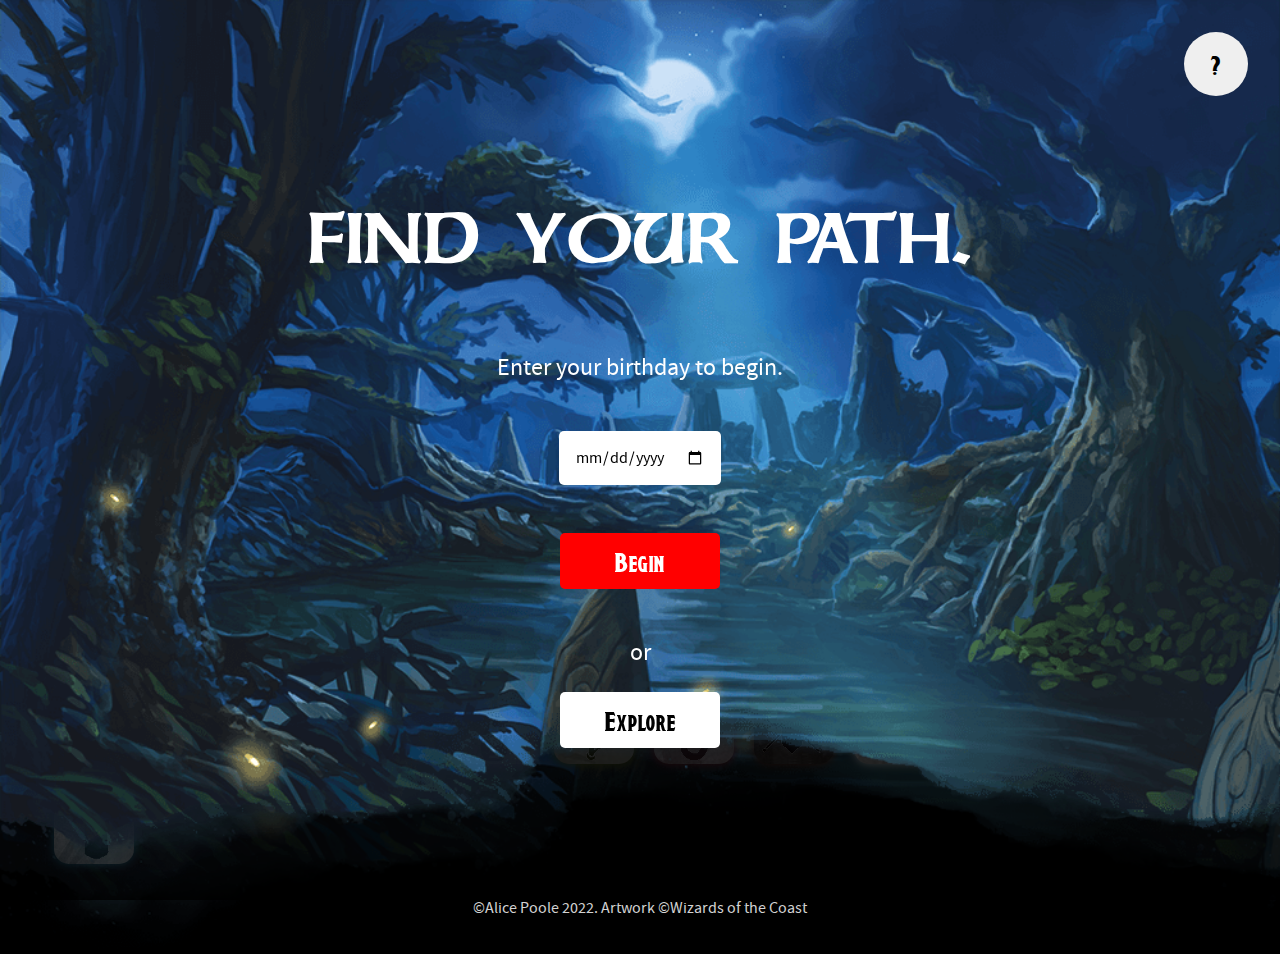
<file: html/zodiac.html>
<!DOCTYPE html>
<html lang="en">
<head>
  <meta charset="UTF-8">
  <meta http-equiv="X-UA-Compatible" content="IE=edge">
  <meta name="viewport" content="width=device-width, initial-scale=1.0">
  <title>Adventurer Zodiac - Alice Does Design</title>
  <link href="../img/favicon.ico" rel="shortcut icon" type="image/x-icon" />
  <link rel="stylesheet" href="../css/zodiac.css" />
</head>
<body class="blackScreen" onload="fadeIn();">
  <div id="wrapper">
    <div id="modal" class="modal">
      <div class="modal-body">
          <h1 class="heading">Find your path.</h1>
          <p class="prompt">Enter your birthday to begin.</p>
          <p><input id="bday" type="date"></p>
          <p><button id="userSubmit" class="toggle-modal rectButton primary">Begin</button></p>
          <p class="prompt">or</p>
          <button id="btn-modal-close" class="toggle-modal rectButton secondary">Explore</button>
      </div>
      <div class="blanket"></div>
    </div>
    <div id="help" class="modal" hidden="true">
      <div class="modal-body">
          <h1 class="heading">What is this?</h1>
          <p class="description" id="helpText">Match to a DUNGEONS & DRAGONS class based on the zodiac.<br>
            <br>
            Enter your birthday to be assigned a class.<br>
            Press "Explore" to freely browse classes instead.<br>
            Click the runes below to view different classes.<br>
            <br>
            Artwork modified from Wizards of the Coast.<br>
            DUNGEONS & DRAGONS is property of Wizards of the Coast.<br>
            Built by Alice Poole 2022.
          </p>
          <button id="btn-help-close" class="toggle-help rectButton secondary">Close</button>
      </div>
      <div class="blanket"></div>
    </div>
    <button id="btn-help-open" class="toggle-help">?</button>
    <div id="middle">
        <img id="character" class="blackScreen" src="../img/char/blank.png" alt="blank"/>
        <div id="info">
            <h1 class="heading" id="heading">Explore</h1>
            <p id="description">Choose a rune below.</p>
            <button id="btn-modal-open" class="toggle-modal rectButton secondary">Start Over</button>
        </div>
    </div>
    <div id="buttons">
      <button class="cButton soundtrack" id="Aqu" data-choice="wizard"></button>
      <button class="cButton soundtrack" id="Pis" data-choice="warlock"></button>
      <button class="cButton soundtrack" id="Ari" data-choice="barbarian"></button>
      <button class="cButton soundtrack" id="Tau" data-choice="paladin"></button>
      <button class="cButton soundtrack" id="Gem" data-choice="bard"></button>
      <button class="cButton soundtrack" id="Can" data-choice="druid"></button>
      <button class="cButton soundtrack" id="Leo" data-choice="sorcerer"></button>
      <button class="cButton soundtrack" id="Vir" data-choice="fighter"></button>
      <button class="cButton soundtrack" id="Lib" data-choice="cleric"></button>
      <button class="cButton soundtrack" id="Sco" data-choice="rogue"></button>
      <button class="cButton soundtrack" id="Sag" data-choice="ranger"></button>
      <button class="cButton soundtrack" id="Cap" data-choice="monk"></button>
    </div>
    <div id="footer">
      &copy;Alice Poole 2022. Artwork &copy;Wizards of the Coast
    </div>
  </div>
  <audio id="speakers"></audio>
  <script src="../js/zodiac.js"></script>
</body>
</html>
</file>
<file: css/zodiac.css>
/*Font files*/
@font-face {
    font-family: 'Dalelands';
    src: url('../fonts/dalelands.woff2') format('woff2')
}

@font-face {
    font-family: 'Draconis';
    src: url('../fonts/draconis.woff2') format('woff2')
}

@font-face {
    font-family: 'Roboto';
    src: url('../fonts/roboto.woff2') format('woff2')
}
@font-face {
    font-family: 'SourceSansPro';
    src: url('../fonts/sourcesanspro.woff2') format('woff2')
}

/*Font implementations*/
h1{
    font-family: 'Dalelands','Times New Roman', serif;
    font-size: 4.5rem;
    text-align: center;
    color: white;
}

p {
    font-family: 'SourceSansPro', 'Roboto', sans-serif;
    font-size: 1.5rem;
	font-weight: 300;

}

/*Animations*/
@keyframes bump {
    0% {transform: scale(1);}
    100% {transform: scale(1.1);}
}

@keyframes shake {
    0%   {transform: scale(1) rotate(0deg);}
    50%  {transform: scale(1.1) rotate(-10deg);}
    100% {transform: scale(1.3) rotate(10deg);}
  }

/*Zodiac button styles (in chronological order)*/

#Aqu {
    background-color: #0a2a61;
    background-image: url('../img/sym/wizard.png');
    filter: contrast(1.25) saturate(.75) drop-shadow(0px 0px 5px #1c6fff);
}

#Aqu:hover {
    background-color: #1c6fff;
    filter: brightness(1.5) drop-shadow(0px 0px 10px #1c6fff);
}

#Pis {
    background-color: #40285c;
    background-image: url('../img/sym/warlock.png');
    filter: contrast(1.25) saturate(.75) drop-shadow(0px 0px 5px #8e2aff);
}

#Pis:hover {
    background-color: #8e2aff;
    filter: brightness(1.5) drop-shadow(0px 0px 10px #8e2aff);
}

#Ari {
    background-color: #812f19;
    background-image: url('../img/sym/barbarian.png');
    filter: contrast(1.25) saturate(.75) drop-shadow(0px 0px 5px #fc5c30);
}

#Ari:hover {
    background-color: #fc5c30;
    filter: brightness(1.5) drop-shadow(0px 0px 10px #fc5c30);
}

#Tau {
    background-color: #58491c;
    background-image: url('../img/sym/paladin.png');
    filter: contrast(1.25) saturate(.75) drop-shadow(0px 0px 5px #cfa117);
}

#Tau:hover {
    background-color: #cfa117;
    filter: brightness(1.5) drop-shadow(0px 0px 10px #cfa117);
}

#Gem {
    background-color: #473447;
    background-image: url('../img/sym/bard.png');
    filter: contrast(1.25) saturate(.75) drop-shadow(0px 0px 5px #d46dd4);
}

#Gem:hover {
    background-color: #d46dd4;
    filter: brightness(1.5) drop-shadow(0px 0px 10px #d46dd4);
}

#Can {
    background-color: #404621;
    background-image: url('../img/sym/druid.png');
    filter: contrast(1.25) saturate(.75) drop-shadow(0px 0px 5px #6e7e22);
}

#Can:hover {
    background-color: #6e7e22;
    filter: brightness(1.5) drop-shadow(0px 0px 10px #6e7e22);
}

#Leo {
    background-color: #492022;
    background-image: url('../img/sym/sorcerer.png');
    filter: contrast(1.25) saturate(.75) drop-shadow(0px 0px 5px #9b1c22);
}

#Leo:hover {
    background-color: #9b1c22;
    filter: brightness(1.5) drop-shadow(0px 0px 10px #9b1c22);
}

#Vir {
    background-color: #251009;
    background-image: url('../img/sym/fighter.png');
    filter: contrast(1.25) saturate(.75) drop-shadow(0px 0px 5px #772a10);
}

#Vir:hover {
    background-color: #772a10;
    filter: brightness(1.5) drop-shadow(0px 0px 10px #772a10);
}

#Lib {
    background-color: rgb(80, 80, 80);
    background-image: url('../img/sym/cleric.png');
    filter: contrast(1.25) saturate(.75) drop-shadow(0px 0px 5px #fff);
}

#Lib:hover {
    background-color: #fff;
    filter: brightness(1.5) drop-shadow(0px 0px 10px #fff);
}

#Sco {
    background-color: #21221f;
    background-image: url('../img/sym/rogue.png');
    filter: contrast(1.25) saturate(.75) drop-shadow(0px 0px 5px #000);
}

#Sco:hover {
    background-color: #000;
    filter: brightness(1.5) drop-shadow(0px 0px 10px #000);
}

#Sag {
    background-color: #1f3528;
    background-image: url('../img/sym/ranger.png');
    filter: contrast(1.25) saturate(.75) drop-shadow(0px 0px 5px #277244);
}

#Sag:hover {
    background-color: #277244;
    filter: brightness(1.5) drop-shadow(0px 0px 10px #277244);
}

#Cap {
    background-color: #103746;
    background-image: url('../img/sym/monk.png');
    filter: contrast(1.25) saturate(.75) drop-shadow(0px 0px 5px #2f97be);
}

#Cap:hover {
    background-color: #2f97be;
    filter: brightness(1.5) drop-shadow(0px 0px 10px #2f97be);
}

/*Miscellaneous CSS styling*/
#bday {
    border: none;
    border-radius: 5px;
    font-family: 'SourceSansPro', 'Roboto', sans-serif;
    font-size: 1rem;
	font-weight: 300;
    padding: 1rem;
}

body {
    background: #000;
    background-image: url('../img/back/background.png');
    background-size: cover;
    margin: 20px;

    opacity: 1;
    /*transition: opacity 3s;*/
    transition: 1.5s;
}

body.blackScreen, #character.blackScreen {
    opacity: 0;
    transition: none;
}

#btn-help-open {
    border: none;
    border-radius: 100%;
    font-family: 'Draconis', Garamond, serif;
    font-size: 1.75rem;
    height: 4rem;
    padding: 1rem 1rem;
    position: fixed;
    right: 2rem;
    text-align: center;
    top: 2rem;
    width: 4rem;
    z-index: 200;
}

#buttons {
    align-self: center;
    background-color: transparent;
    display: flex;
    flex-flow: row wrap;
    justify-content: flex-start;
    margin: auto;
    max-width: 1200px;
    padding: .5rem;
}

.cButton {
    background-color: transparent;
    background-image: url('../img/sym/barbarian.jpg');
    background-size: cover;
    border: 0;
    border-radius: 15px;
    cursor: pointer;
    height: 80px;
    justify-self: center;
    margin: 10px;
    width: 80px;
}

.cButton:hover {
    animation: shake ease-in .15s forwards;
}

#character {
    align-self: center;
    background-color: transparent;
    filter: brightness(.8);
    height: 70vh;
    min-width: 400px;
    object-fit: contain;
    object-position: center top;
    opacity: 1;
    transition: 1.5s;
    width: 40vw;
}

#description {
    background-color: rgba(0, 0, 0, 0.2);
    backdrop-filter: blur(5px);
    color: white;
    line-height: 1.5;
    max-width: 80vw;
    min-height: 9rem;
    min-width: 300px;
    padding: 2rem;
    width: 30vw;
}

#footer {
    color: lightgray;
    display: flex;
    font-family: 'SourceSansPro', 'Roboto', sans-serif;
    font-size: 1rem;
	font-weight: 300;
    justify-content: center;
    justify-self: center;
    padding: 1rem .5rem 0;
}

.heading {
    align-self: center;
    max-width: 100%;
    text-transform: uppercase;
    filter: drop-shadow(none);
}

#helpText {
    backdrop-filter: blur(5px);
    background-color: rgba(0, 0, 0, 0.2);
    color: white;
    line-height: 1.5;
    max-width: 80vw;
    min-height: 6rem;
    min-width: 300px;
    padding: 2rem;
    text-align: left;
    width: 40vw;
}

[hidden] {
	display: none !important;
}

#info {
    align-items: center;
    display: flex;
    flex-flow: column nowrap;
    justify-content: flex-start;
}

#middle {
	align-items: center;
    display: flex;
    flex-flow: row wrap;
    justify-content: space-between;
}

.modal {
    align-items: center;
    display: flex;
    flex-direction: column;
	height: 100vh;
    justify-content: center;
	left: 0;
	position: fixed;
	top: 0;
    width: 100vw;
	z-index: 99;
}

.modal .blanket {
	background-color: rgba(0, 0, 0, .8);
    background-image: url('../img/back/background.png');
    background-size: cover;
	height: 100%;
    left: 0;
    margin: 0;
	position: fixed;
	top: 0;
	width: 100%;
	z-index: 100;
}

.modal-body {
    align-items: center;
    display: flex;
	flex-direction: column;
    justify-content: center;
    padding: 3rem;
	position: relative;
	text-align: center;
    z-index: 101;
}

.primary {
    background-color: red;
    color: white;
}

.prompt {
    color: white;
}

.rectButton {
    border: none;
    border-radius: 5px;
    font-family: 'Draconis', Garamond, serif;
    font-size: 1.75rem;
    padding: 0.75rem 1rem;
    text-align: center;
    width: 10rem;
}

.rectButton:hover {
    animation: bump ease-in .1s forwards;
}

.rectButton:hover, #btn-help-open:hover {
    filter: drop-shadow(0px 0px 10px gold);

}

.secondary {
    background-color: white;
    color: black;
}

#wrapper {
    align-self: center;
    background-color: transparent;
    margin: .5rem auto;
    max-width: 1280px;
    min-width: 360px;
    padding: 1rem;
}
</file>
